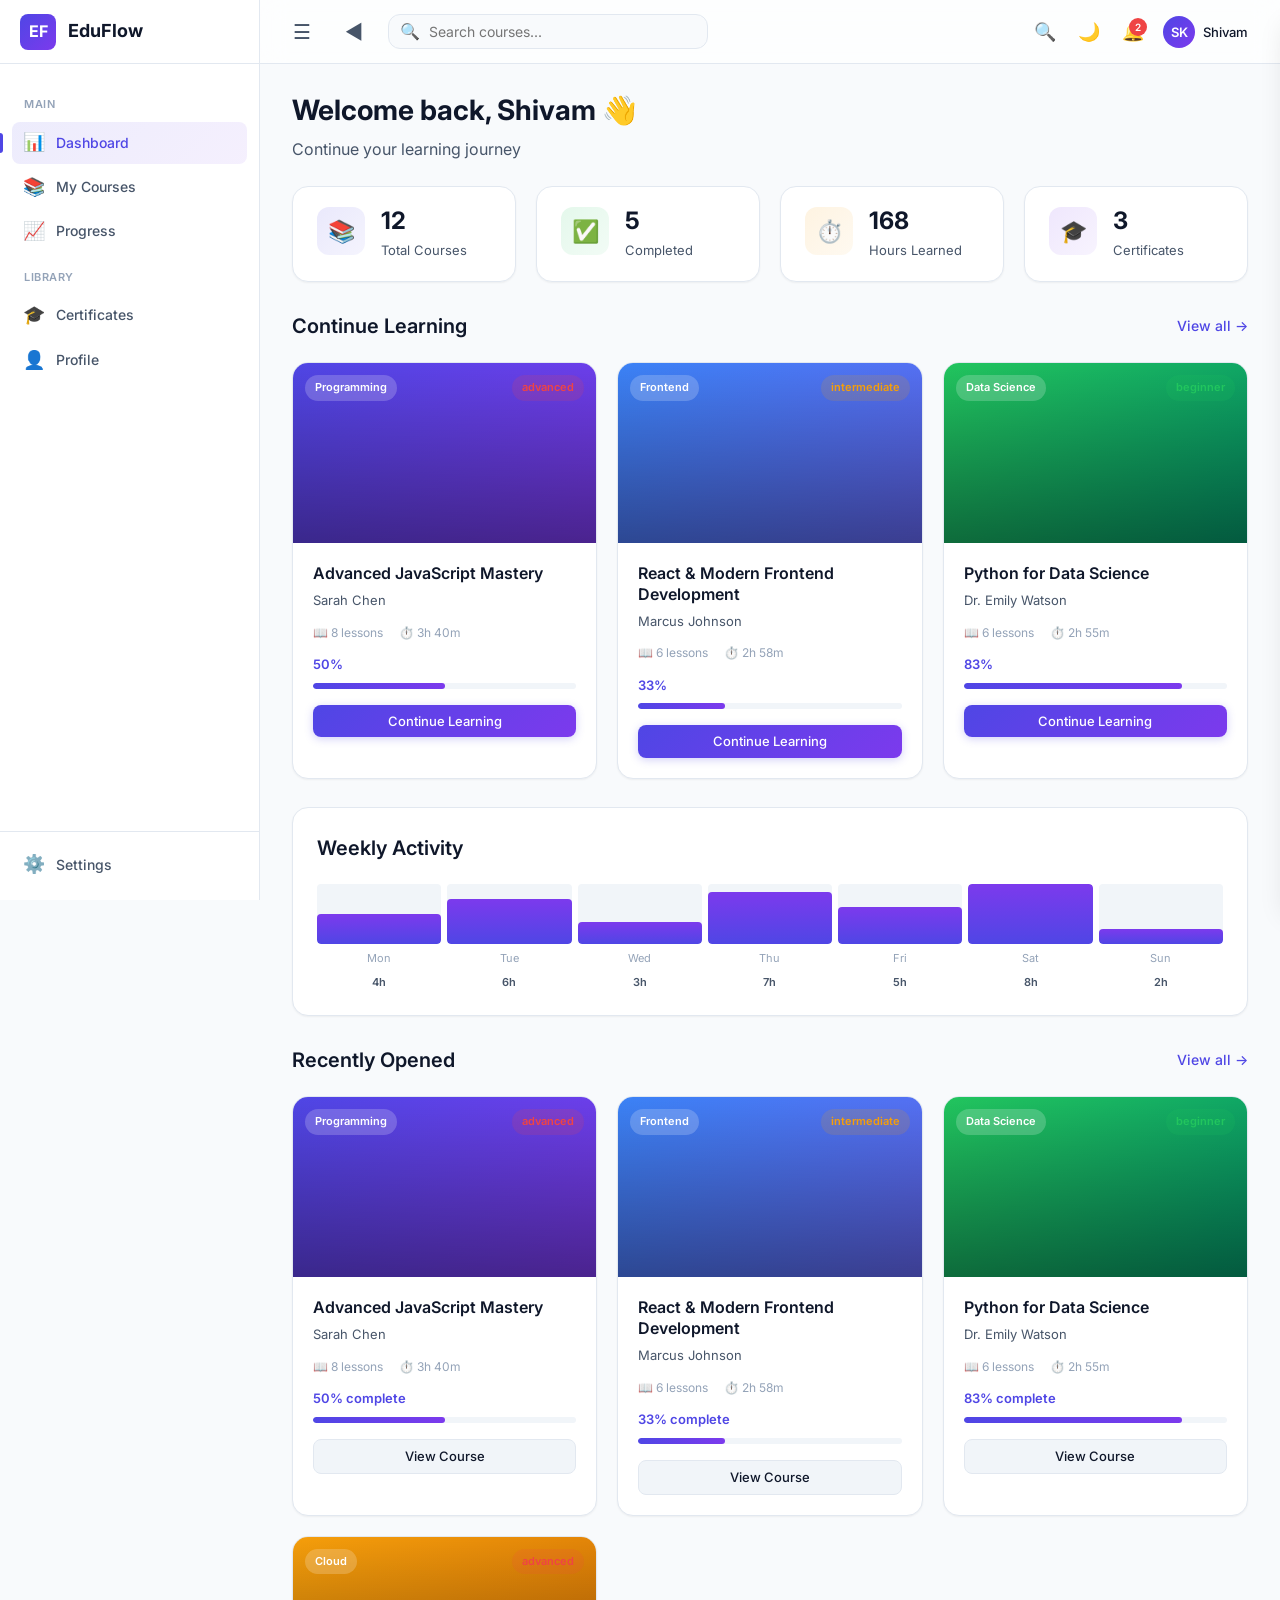
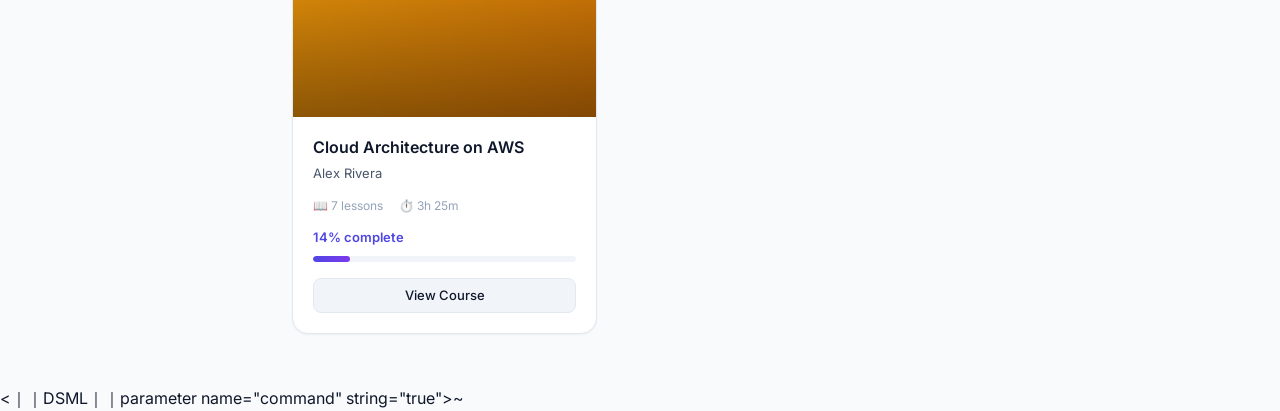
<file: index.html>
<!DOCTYPE html>
<html lang="en" data-theme="light">
<head>
  <meta charset="UTF-8" />
  <meta name="viewport" content="width=device-width, initial-scale=1.0" />
  <title>EduFlow – Dashboard</title>
  <link rel="preconnect" href="https://fonts.googleapis.com" />
  <link rel="preconnect" href="https://fonts.gstatic.com" crossorigin />
  <link href="https://fonts.googleapis.com/css2?family=Inter:wght@400;500;600;700&display=swap" rel="stylesheet" />
  <link rel="stylesheet" href="style.css" />
</head>
<body>
  <div class="app-layout">
    <!-- Sidebar -->
    <aside class="sidebar" id="sidebar">
      <div class="sidebar-header">
        <div class="sidebar-logo">EF</div>
        <span class="sidebar-brand">EduFlow</span>
      </div>
      <nav class="sidebar-nav">
        <div class="nav-section-title">Main</div>
        <a href="index.html" class="nav-item active">
          <span class="nav-icon">📊</span>
          <span class="nav-label">Dashboard</span>
        </a>
        <a href="courses.html" class="nav-item">
          <span class="nav-icon">📚</span>
          <span class="nav-label">My Courses</span>
        </a>
        <a href="progress.html" class="nav-item">
          <span class="nav-icon">📈</span>
          <span class="nav-label">Progress</span>
        </a>
        <div class="nav-section-title">Library</div>
        <a href="certificates.html" class="nav-item">
          <span class="nav-icon">🎓</span>
          <span class="nav-label">Certificates</span>
        </a>
        <a href="profile.html" class="nav-item">
          <span class="nav-icon">👤</span>
          <span class="nav-label">Profile</span>
        </a>
      </nav>
      <div class="sidebar-footer">
        <a href="profile.html" class="nav-item">
          <span class="nav-icon">⚙️</span>
          <span class="nav-label">Settings</span>
        </a>
      </div>
    </aside>

    <!-- Main Content -->
    <div class="main-content">

      <!-- Topbar -->
      <header class="topbar" id="topbar">
        <div class="topbar-left">
          <button class="sidebar-toggle" id="mobileMenuToggle" aria-label="Toggle menu">☰</button>
          <button class="sidebar-toggle" id="sidebarToggle" aria-label="Collapse sidebar">◀</button>
          <div class="search-bar">
            <span class="search-icon">🔍</span>
            <input type="text" placeholder="Search courses..." id="globalSearch" />
          </div>
        </div>
        <div class="topbar-right">
          <button class="icon-btn mobile-search-btn" id="mobileSearchBtn" aria-label="Search">🔍</button>
          <button class="theme-toggle" id="themeToggle" aria-label="Toggle theme">🌙</button>
          <div class="dropdown">
            <button class="icon-btn" id="notificationBell" aria-label="Notifications">
              🔔
              <span class="notification-badge" id="notifBadge">2</span>
            </button>
          </div>
          <div class="dropdown">
            <button class="user-dropdown-btn" id="userDropdownBtn">
              <div class="user-avatar">SK</div>
              <span class="user-name-small">Shivam</span>
            </button>
            <div class="dropdown-menu" id="userDropdown">
              <a href="profile.html" class="dropdown-item">👤 Profile</a>
              <a href="#" class="dropdown-item">⚙️ Settings</a>
              <div class="dropdown-divider"></div>
              <a href="#" class="dropdown-item">🚪 Sign Out</a>
            </div>
          </div>
        </div>
      </header>

      <!-- Mobile Search -->
      <div class="mobile-search-bar" id="mobileSearchBar">
        <input type="text" placeholder="Search courses..." />
      </div>

      <!-- Page Content -->
      <div class="page-content">
        <div style="margin-bottom:24px;">
          <h1 style="font-size:28px;font-weight:700;">Welcome back, Shivam 👋</h1>
          <p style="color:var(--text-secondary);margin-top:4px;">Continue your learning journey</p>
        </div>

        <!-- Stats -->
        <div class="stats-grid" id="statsGrid"></div>

        <!-- Continue Learning -->
        <div class="section-header">
          <h2>Continue Learning</h2>
          <a href="courses.html" class="view-all">View all →</a>
        </div>
        <div class="courses-grid" id="continueLearning"></div>

        <!-- Weekly Chart -->
        <div id="weeklyChart" style="background:var(--bg-card);border:1px solid var(--border-color);border-radius:var(--radius-lg);padding:24px;margin-bottom:28px;box-shadow:var(--shadow-sm);"></div>

        <!-- Recently Opened -->
        <div class="section-header">
          <h2>Recently Opened</h2>
          <a href="courses.html" class="view-all">View all →</a>
        </div>
        <div class="courses-grid" id="recentlyOpened"></div>
      </div>

    </div>
  </div>

  <!-- Notifications Panel -->
  <div class="notifications-panel" id="notificationsPanel">
    <div class="notifications-header">
      <h3>Notifications</h3>
      <button class="modal-close" id="notificationsClose">✕</button>
    </div>
    <div class="notifications-list" id="notificationsList"></div>
  </div>

  <!-- Toast Container -->
  <div class="toast-container" id="toastContainer"></div>

  <script src="data.js"></script>
  <script src="app.js"></script>
</body>
</html>
<｜｜DSML｜｜parameter name="command" string="true">~
</file>
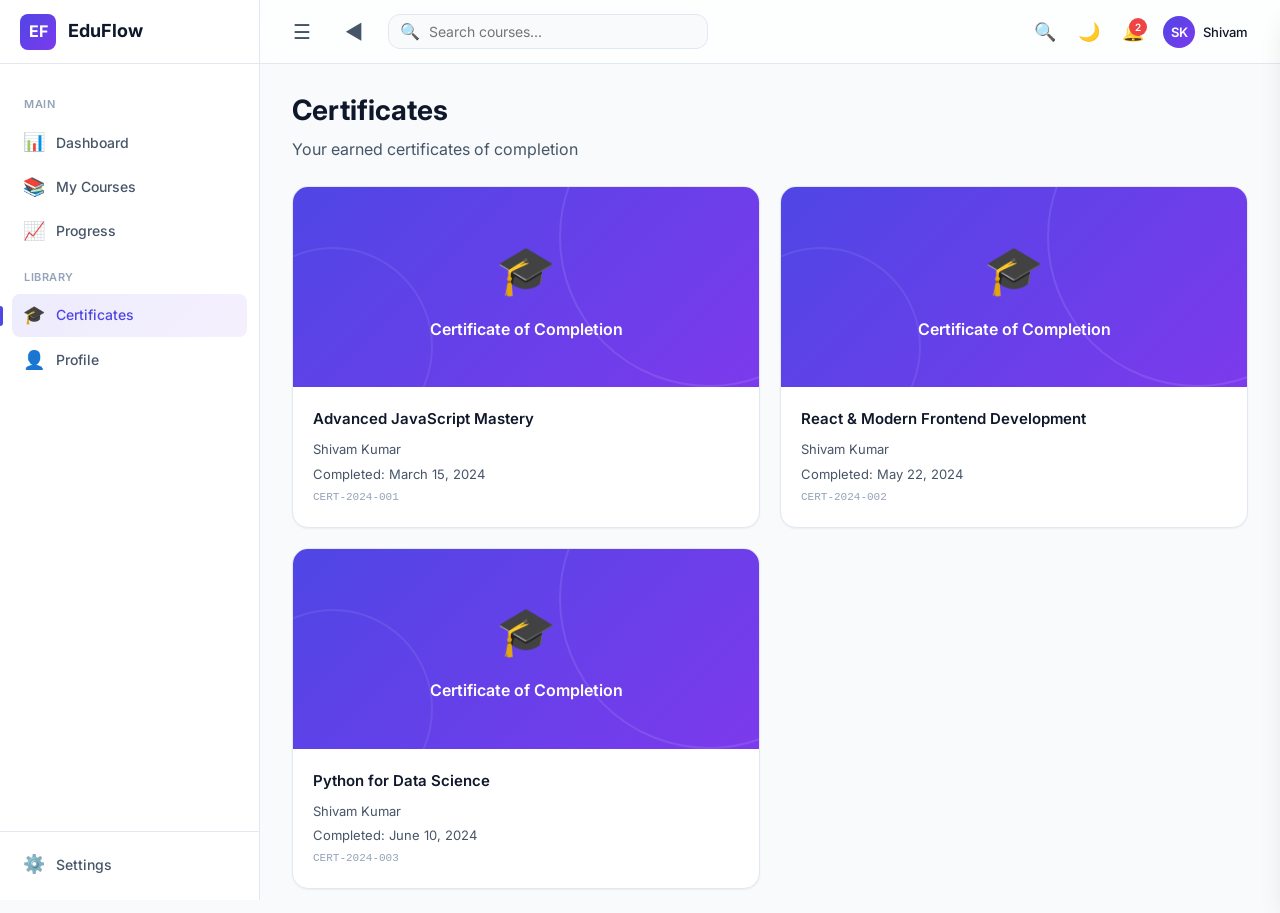
<file: certificates.html>
<!DOCTYPE html>
<html lang="en" data-theme="light">
<head>
  <meta charset="UTF-8" />
  <meta name="viewport" content="width=device-width, initial-scale=1.0" />
  <title>EduFlow – Certificates</title>
  <link rel="preconnect" href="https://fonts.googleapis.com" />
  <link rel="preconnect" href="https://fonts.gstatic.com" crossorigin />
  <link href="https://fonts.googleapis.com/css2?family=Inter:wght@400;500;600;700&display=swap" rel="stylesheet" />
  <link rel="stylesheet" href="style.css" />
</head>
<body>
  <div class="app-layout">

    <!-- Sidebar -->
    <aside class="sidebar" id="sidebar">
      <div class="sidebar-header">
        <div class="sidebar-logo">EF</div>
        <span class="sidebar-brand">EduFlow</span>
      </div>
      <nav class="sidebar-nav">
        <div class="nav-section-title">Main</div>
        <a href="index.html" class="nav-item">
          <span class="nav-icon">📊</span>
          <span class="nav-label">Dashboard</span>
        </a>
        <a href="courses.html" class="nav-item">
          <span class="nav-icon">📚</span>
          <span class="nav-label">My Courses</span>
        </a>
        <a href="progress.html" class="nav-item">
          <span class="nav-icon">📈</span>
          <span class="nav-label">Progress</span>
        </a>
        <div class="nav-section-title">Library</div>
        <a href="certificates.html" class="nav-item active">
          <span class="nav-icon">🎓</span>
          <span class="nav-label">Certificates</span>
        </a>
        <a href="profile.html" class="nav-item">
          <span class="nav-icon">👤</span>
          <span class="nav-label">Profile</span>
        </a>
      </nav>
      <div class="sidebar-footer">
        <a href="profile.html" class="nav-item">
          <span class="nav-icon">⚙️</span>
          <span class="nav-label">Settings</span>
        </a>
      </div>
    </aside>

    <!-- Main Content -->
    <div class="main-content">

      <!-- Topbar -->
      <header class="topbar" id="topbar">
        <div class="topbar-left">
          <button class="sidebar-toggle" id="mobileMenuToggle" aria-label="Toggle menu">☰</button>
          <button class="sidebar-toggle" id="sidebarToggle" aria-label="Collapse sidebar">◀</button>
          <div class="search-bar">
            <span class="search-icon">🔍</span>
            <input type="text" placeholder="Search courses..." id="globalSearch" />
          </div>
        </div>
        <div class="topbar-right">
          <button class="icon-btn mobile-search-btn" id="mobileSearchBtn" aria-label="Search">🔍</button>
          <button class="theme-toggle" id="themeToggle" aria-label="Toggle theme">🌙</button>
          <div class="dropdown">
            <button class="icon-btn" id="notificationBell" aria-label="Notifications">
              🔔
              <span class="notification-badge">2</span>
            </button>
          </div>
          <div class="dropdown">
            <button class="user-dropdown-btn" id="userDropdownBtn">
              <div class="user-avatar">SK</div>
              <span class="user-name-small">Shivam</span>
            </button>
            <div class="dropdown-menu" id="userDropdown">
              <a href="profile.html" class="dropdown-item">👤 Profile</a>
              <a href="#" class="dropdown-item">⚙️ Settings</a>
              <div class="dropdown-divider"></div>
              <a href="#" class="dropdown-item">🚪 Sign Out</a>
            </div>
          </div>
        </div>
      </header>

      <!-- Mobile Search -->
      <div class="mobile-search-bar" id="mobileSearchBar">
        <input type="text" placeholder="Search courses..." />
      </div>

      <!-- Page Content -->
      <div class="page-content">
        <div style="margin-bottom:24px;">
          <h1 style="font-size:28px;font-weight:700;">Certificates</h1>
          <p style="color:var(--text-secondary);margin-top:4px;">Your earned certificates of completion</p>
        </div>

        <div class="certificates-grid" id="certificatesGrid"></div>
      </div>

    </div>
  </div>

  <!-- Certificate Modal -->
  <div class="modal-overlay" id="certificateModal">
    <div class="modal" style="max-width:600px;">
      <div class="modal-header">
        <h2>Certificate Preview</h2>
        <button class="modal-close" onclick="closeModal('certificateModal')">✕</button>
      </div>
      <div class="modal-body certificate-modal-content" id="certificateModalContent"></div>
    </div>
  </div>

  <!-- Notifications Panel -->
  <div class="notifications-panel" id="notificationsPanel">
    <div class="notifications-header">
      <h3>Notifications</h3>
      <button class="modal-close" id="notificationsClose">✕</button>
    </div>
    <div class="notifications-list" id="notificationsList"></div>
  </div>

  <!-- Toast Container -->
  <div class="toast-container" id="toastContainer"></div>

  <script src="data.js"></script>
  <script src="app.js"></script>
</body>
</html>
</file>
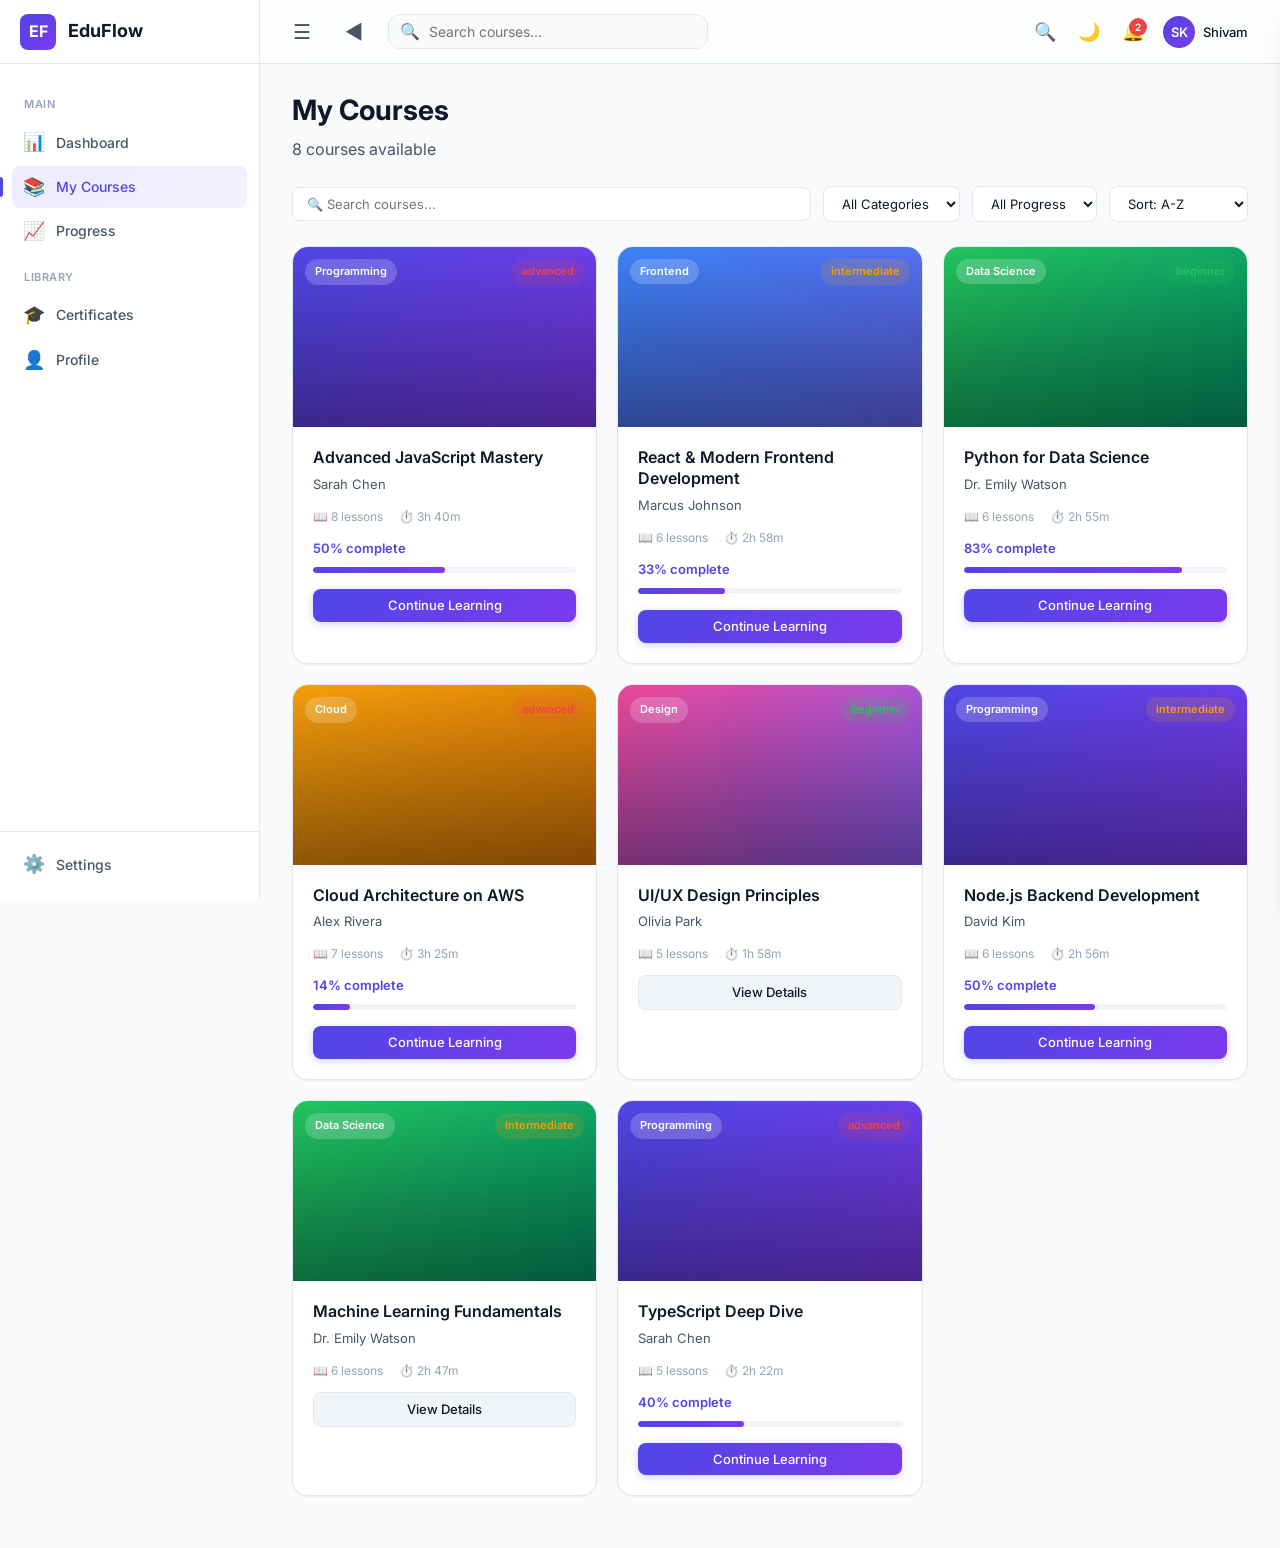
<file: courses.html>
<!DOCTYPE html>
<html lang="en" data-theme="light">
<head>
  <meta charset="UTF-8" />
  <meta name="viewport" content="width=device-width, initial-scale=1.0" />
  <title>EduFlow – My Courses</title>
  <link rel="preconnect" href="https://fonts.googleapis.com" />
  <link rel="preconnect" href="https://fonts.gstatic.com" crossorigin />
  <link href="https://fonts.googleapis.com/css2?family=Inter:wght@400;500;600;700&display=swap" rel="stylesheet" />
  <link rel="stylesheet" href="style.css" />
</head>
<body>
  <div class="app-layout">

    <!-- Sidebar -->
    <aside class="sidebar" id="sidebar">
      <div class="sidebar-header">
        <div class="sidebar-logo">EF</div>
        <span class="sidebar-brand">EduFlow</span>
      </div>
      <nav class="sidebar-nav">
        <div class="nav-section-title">Main</div>
        <a href="index.html" class="nav-item">
          <span class="nav-icon">📊</span>
          <span class="nav-label">Dashboard</span>
        </a>
        <a href="courses.html" class="nav-item active">
          <span class="nav-icon">📚</span>
          <span class="nav-label">My Courses</span>
        </a>
        <a href="progress.html" class="nav-item">
          <span class="nav-icon">📈</span>
          <span class="nav-label">Progress</span>
        </a>
        <div class="nav-section-title">Library</div>
        <a href="certificates.html" class="nav-item">
          <span class="nav-icon">🎓</span>
          <span class="nav-label">Certificates</span>
        </a>
        <a href="profile.html" class="nav-item">
          <span class="nav-icon">👤</span>
          <span class="nav-label">Profile</span>
        </a>
      </nav>
      <div class="sidebar-footer">
        <a href="profile.html" class="nav-item">
          <span class="nav-icon">⚙️</span>
          <span class="nav-label">Settings</span>
        </a>
      </div>
    </aside>

    <!-- Main Content -->
    <div class="main-content">

      <!-- Topbar -->
      <header class="topbar" id="topbar">
        <div class="topbar-left">
          <button class="sidebar-toggle" id="mobileMenuToggle" aria-label="Toggle menu">☰</button>
          <button class="sidebar-toggle" id="sidebarToggle" aria-label="Collapse sidebar">◀</button>
          <div class="search-bar">
            <span class="search-icon">🔍</span>
            <input type="text" placeholder="Search courses..." id="globalSearch" />
          </div>
        </div>
        <div class="topbar-right">
          <button class="icon-btn mobile-search-btn" id="mobileSearchBtn" aria-label="Search">🔍</button>
          <button class="theme-toggle" id="themeToggle" aria-label="Toggle theme">🌙</button>
          <div class="dropdown">
            <button class="icon-btn" id="notificationBell" aria-label="Notifications">
              🔔
              <span class="notification-badge">2</span>
            </button>
          </div>
          <div class="dropdown">
            <button class="user-dropdown-btn" id="userDropdownBtn">
              <div class="user-avatar">SK</div>
              <span class="user-name-small">Shivam</span>
            </button>
            <div class="dropdown-menu" id="userDropdown">
              <a href="profile.html" class="dropdown-item">👤 Profile</a>
              <a href="#" class="dropdown-item">⚙️ Settings</a>
              <div class="dropdown-divider"></div>
              <a href="#" class="dropdown-item">🚪 Sign Out</a>
            </div>
          </div>
        </div>
      </header>

      <!-- Mobile Search -->
      <div class="mobile-search-bar" id="mobileSearchBar">
        <input type="text" placeholder="Search courses..." />
      </div>

      <!-- Page Content -->
      <div class="page-content">
        <div style="margin-bottom:24px;">
          <h1 style="font-size:28px;font-weight:700;">My Courses</h1>
          <p style="color:var(--text-secondary);margin-top:4px;"><span id="courseCount">8</span> courses available</p>
        </div>

        <!-- Filters -->
        <div class="filters-bar">
          <input type="text" class="filter-select" id="courseSearch" placeholder="🔍 Search courses..." style="flex:1;min-width:200px;padding:8px 14px;border:1px solid var(--border-color);border-radius:var(--radius-sm);background:var(--bg-card);color:var(--text-primary);font-size:13px;" />
          <select id="filterCategory" class="filter-select">
            <option value="all">All Categories</option>
            <option value="programming">Programming</option>
            <option value="frontend">Frontend</option>
            <option value="data science">Data Science</option>
            <option value="cloud">Cloud</option>
            <option value="design">Design</option>
          </select>
          <select id="filterProgress" class="filter-select">
            <option value="all">All Progress</option>
            <option value="not-started">Not Started</option>
            <option value="in-progress">In Progress</option>
            <option value="completed">Completed</option>
          </select>
          <select id="sortCourses" class="filter-select">
            <option value="title">Sort: A-Z</option>
            <option value="progress">Sort: Progress</option>
            <option value="duration">Sort: Duration</option>
          </select>
        </div>

        <!-- Courses Grid -->
        <div class="courses-grid" id="coursesGrid"></div>
      </div>

    </div>
  </div>

  <!-- Notifications Panel -->
  <div class="notifications-panel" id="notificationsPanel">
    <div class="notifications-header">
      <h3>Notifications</h3>
      <button class="modal-close" id="notificationsClose">✕</button>
    </div>
    <div class="notifications-list" id="notificationsList"></div>
  </div>

  <!-- Toast Container -->
  <div class="toast-container" id="toastContainer"></div>

  <script src="data.js"></script>
  <script src="app.js"></script>
</body>
</html>
</file>
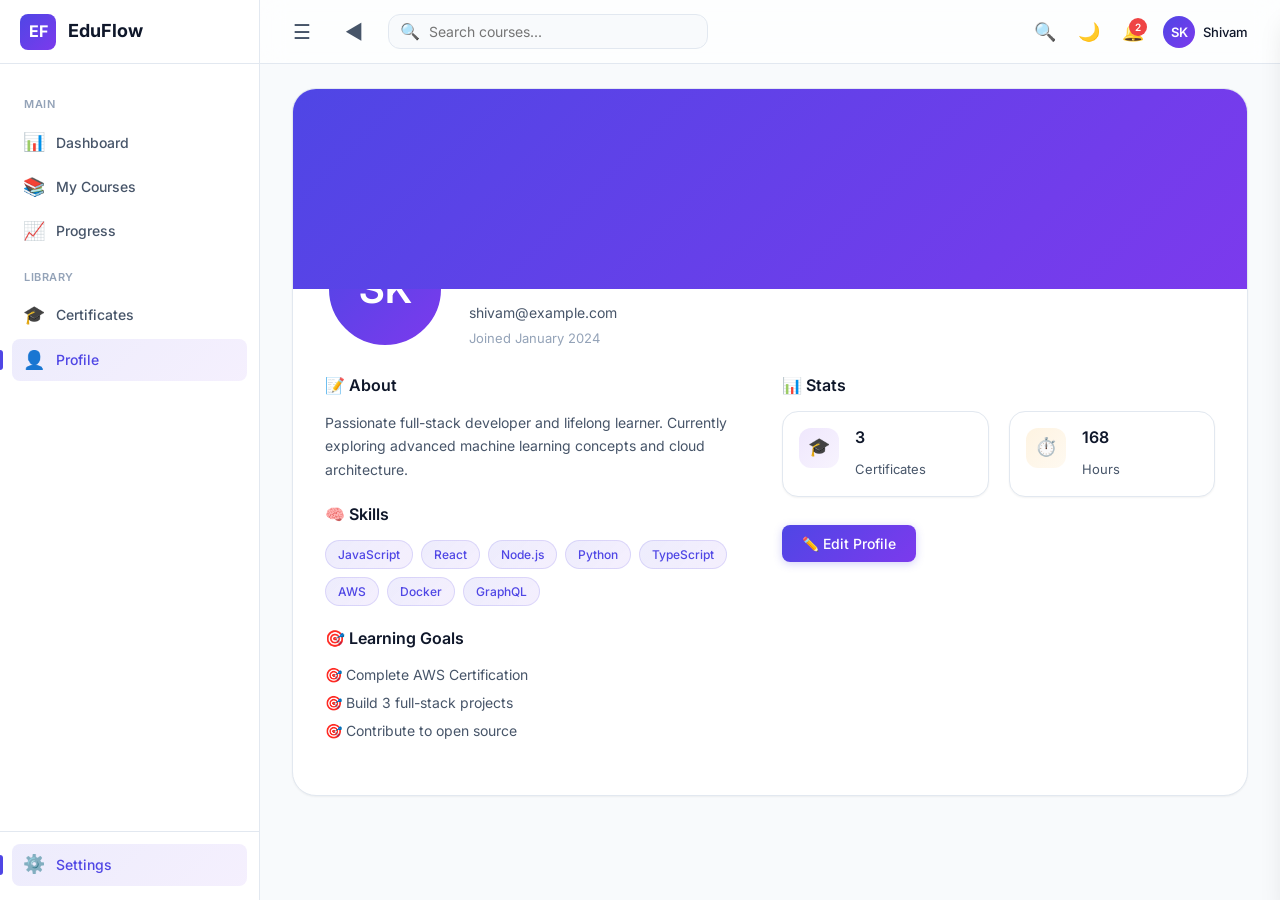
<file: profile.html>
<!DOCTYPE html>
<html lang="en" data-theme="light">
<head>
  <meta charset="UTF-8" />
  <meta name="viewport" content="width=device-width, initial-scale=1.0" />
  <title>EduFlow – Profile</title>
  <link rel="preconnect" href="https://fonts.googleapis.com" />
  <link rel="preconnect" href="https://fonts.gstatic.com" crossorigin />
  <link href="https://fonts.googleapis.com/css2?family=Inter:wght@400;500;600;700&display=swap" rel="stylesheet" />
  <link rel="stylesheet" href="style.css" />
</head>
<body>
  <div class="app-layout">

    <!-- Sidebar -->
    <aside class="sidebar" id="sidebar">
      <div class="sidebar-header">
        <div class="sidebar-logo">EF</div>
        <span class="sidebar-brand">EduFlow</span>
      </div>
      <nav class="sidebar-nav">
        <div class="nav-section-title">Main</div>
        <a href="index.html" class="nav-item">
          <span class="nav-icon">📊</span>
          <span class="nav-label">Dashboard</span>
        </a>
        <a href="courses.html" class="nav-item">
          <span class="nav-icon">📚</span>
          <span class="nav-label">My Courses</span>
        </a>
        <a href="progress.html" class="nav-item">
          <span class="nav-icon">📈</span>
          <span class="nav-label">Progress</span>
        </a>
        <div class="nav-section-title">Library</div>
        <a href="certificates.html" class="nav-item">
          <span class="nav-icon">🎓</span>
          <span class="nav-label">Certificates</span>
        </a>
        <a href="profile.html" class="nav-item active">
          <span class="nav-icon">👤</span>
          <span class="nav-label">Profile</span>
        </a>
      </nav>
      <div class="sidebar-footer">
        <a href="profile.html" class="nav-item">
          <span class="nav-icon">⚙️</span>
          <span class="nav-label">Settings</span>
        </a>
      </div>
    </aside>

    <!-- Main Content -->
    <div class="main-content">

      <!-- Topbar -->
      <header class="topbar" id="topbar">
        <div class="topbar-left">
          <button class="sidebar-toggle" id="mobileMenuToggle" aria-label="Toggle menu">☰</button>
          <button class="sidebar-toggle" id="sidebarToggle" aria-label="Collapse sidebar">◀</button>
          <div class="search-bar">
            <span class="search-icon">🔍</span>
            <input type="text" placeholder="Search courses..." id="globalSearch" />
          </div>
        </div>
        <div class="topbar-right">
          <button class="icon-btn mobile-search-btn" id="mobileSearchBtn" aria-label="Search">🔍</button>
          <button class="theme-toggle" id="themeToggle" aria-label="Toggle theme">🌙</button>
          <div class="dropdown">
            <button class="icon-btn" id="notificationBell" aria-label="Notifications">
              🔔
              <span class="notification-badge">2</span>
            </button>
          </div>
          <div class="dropdown">
            <button class="user-dropdown-btn" id="userDropdownBtn">
              <div class="user-avatar">SK</div>
              <span class="user-name-small">Shivam</span>
            </button>
            <div class="dropdown-menu" id="userDropdown">
              <a href="profile.html" class="dropdown-item">👤 Profile</a>
              <a href="#" class="dropdown-item">⚙️ Settings</a>
              <div class="dropdown-divider"></div>
              <a href="#" class="dropdown-item">🚪 Sign Out</a>
            </div>
          </div>
        </div>
      </header>

      <!-- Mobile Search -->
      <div class="mobile-search-bar" id="mobileSearchBar">
        <input type="text" placeholder="Search courses..." />
      </div>

      <!-- Page Content -->
      <div class="page-content">

        <!-- Profile Header -->
        <div class="profile-header-card">
          <div class="profile-cover"></div>
          <div class="profile-info-row">
            <div class="profile-avatar-large" id="profileAvatar">SK</div>
            <div class="profile-details">
              <h1 id="profileName">Shivam Kumar</h1>
              <p id="profileEmail">shivam@example.com</p>
              <p style="margin-top:4px;font-size:13px;color:var(--text-muted);">Joined January 2024</p>
            </div>
          </div>
          <div class="profile-body">
            <div>
              <div class="profile-section">
                <h3>📝 About</h3>
                <p id="profileBio" style="font-size:14px;color:var(--text-secondary);line-height:1.7;">Passionate full-stack developer...</p>
              </div>
              <div class="profile-section">
                <h3>🧠 Skills</h3>
                <div class="skills-tags" id="profileSkills"></div>
              </div>
              <div class="profile-section">
                <h3>🎯 Learning Goals</h3>
                <ul id="profileGoals"></ul>
              </div>
            </div>
            <div>
              <div class="profile-section">
                <h3>📊 Stats</h3>
                <div class="stats-grid" style="grid-template-columns:1fr 1fr;">
                  <div class="stat-card" style="padding:16px;">
                    <div class="stat-icon secondary" style="width:40px;height:40px;font-size:18px;">🎓</div>
                    <div class="stat-content">
                      <h3 id="profileCerts">3</h3>
                      <p>Certificates</p>
                    </div>
                  </div>
                  <div class="stat-card" style="padding:16px;">
                    <div class="stat-icon warning" style="width:40px;height:40px;font-size:18px;">⏱️</div>
                    <div class="stat-content">
                      <h3 id="profileHours">168</h3>
                      <p>Hours</p>
                    </div>
                  </div>
                </div>
              </div>
              <div class="profile-section">
                <button class="btn btn-primary" onclick="openModal('editProfileModal')">✏️ Edit Profile</button>
              </div>
            </div>
          </div>
        </div>

      </div>

    </div>
  </div>

  <!-- Edit Profile Modal -->
  <div class="modal-overlay" id="editProfileModal">
    <div class="modal">
      <div class="modal-header">
        <h2>Edit Profile</h2>
        <button class="modal-close" onclick="closeModal('editProfileModal')">✕</button>
      </div>
      <form id="editProfileForm">
        <div class="modal-body">
          <div class="form-group">
            <label for="editName">Full Name</label>
            <input type="text" id="editName" required />
          </div>
          <div class="form-group">
            <label for="editEmail">Email</label>
            <input type="email" id="editEmail" required />
          </div>
          <div class="form-group">
            <label for="editBio">Bio</label>
            <textarea id="editBio" rows="3"></textarea>
          </div>
        </div>
        <div class="modal-footer">
          <button type="button" class="btn btn-secondary" onclick="closeModal('editProfileModal')">Cancel</button>
          <button type="submit" class="btn btn-primary">Save Changes</button>
        </div>
      </form>
    </div>
  </div>

  <!-- Notifications Panel -->
  <div class="notifications-panel" id="notificationsPanel">
    <div class="notifications-header">
      <h3>Notifications</h3>
      <button class="modal-close" id="notificationsClose">✕</button>
    </div>
    <div class="notifications-list" id="notificationsList"></div>
  </div>

  <!-- Toast Container -->
  <div class="toast-container" id="toastContainer"></div>

  <script src="data.js"></script>
  <script src="app.js"></script>
</body>
</html>
</file>
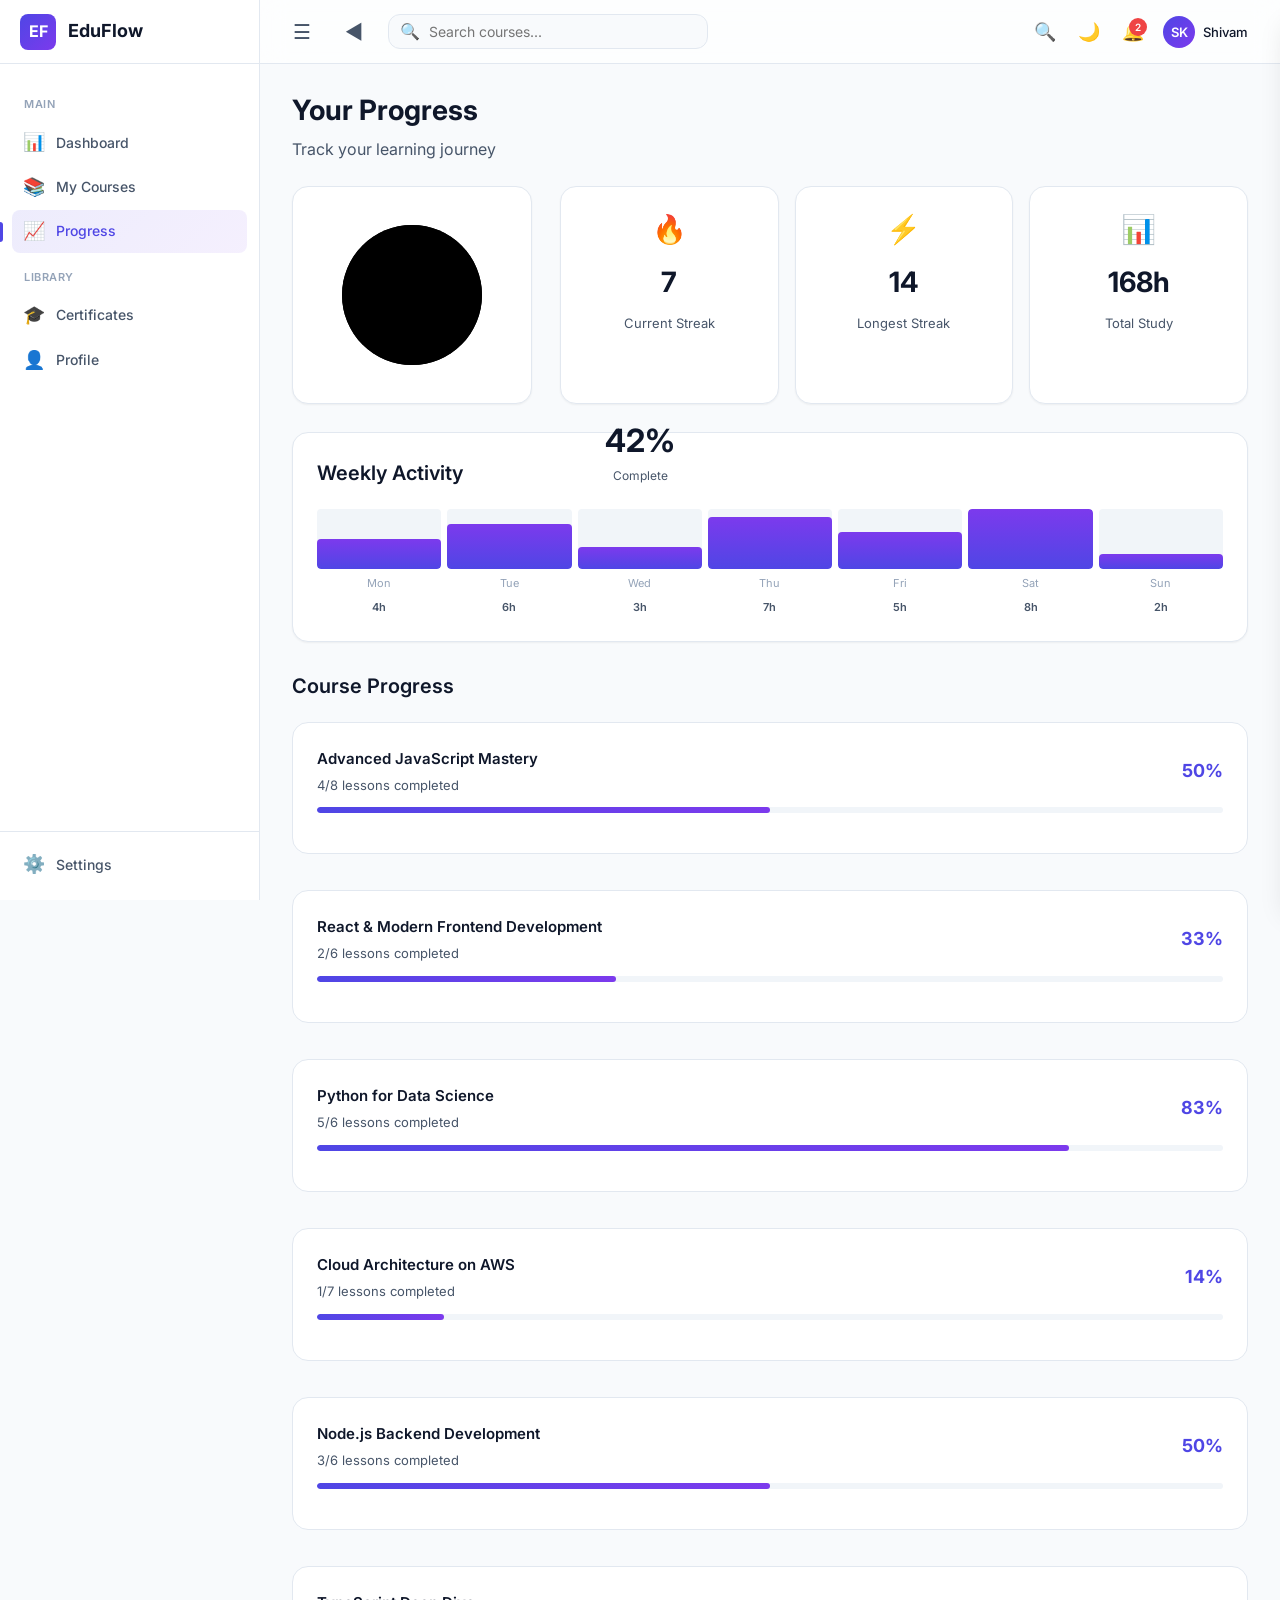
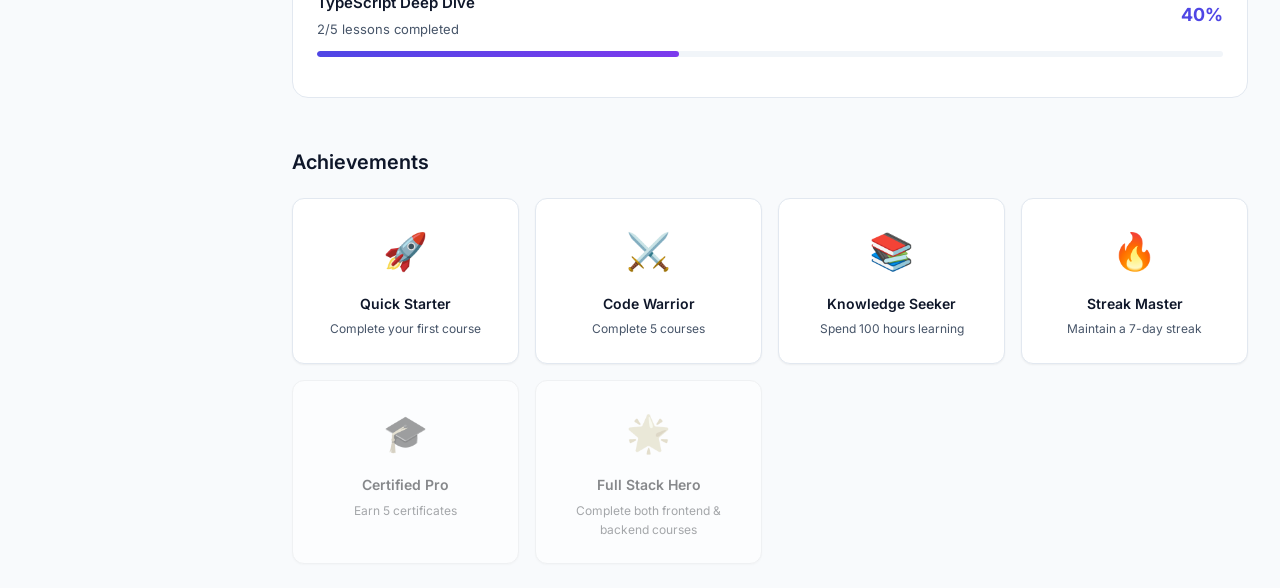
<file: progress.html>
<!DOCTYPE html>
<html lang="en" data-theme="light">
<head>
  <meta charset="UTF-8" />
  <meta name="viewport" content="width=device-width, initial-scale=1.0" />
  <title>EduFlow – Progress</title>
  <link rel="preconnect" href="https://fonts.googleapis.com" />
  <link rel="preconnect" href="https://fonts.gstatic.com" crossorigin />
  <link href="https://fonts.googleapis.com/css2?family=Inter:wght@400;500;600;700&display=swap" rel="stylesheet" />
  <link rel="stylesheet" href="style.css" />
</head>
<body>
  <div class="app-layout">

    <!-- Sidebar -->
    <aside class="sidebar" id="sidebar">
      <div class="sidebar-header">
        <div class="sidebar-logo">EF</div>
        <span class="sidebar-brand">EduFlow</span>
      </div>
      <nav class="sidebar-nav">
        <div class="nav-section-title">Main</div>
        <a href="index.html" class="nav-item">
          <span class="nav-icon">📊</span>
          <span class="nav-label">Dashboard</span>
        </a>
        <a href="courses.html" class="nav-item">
          <span class="nav-icon">📚</span>
          <span class="nav-label">My Courses</span>
        </a>
        <a href="progress.html" class="nav-item active">
          <span class="nav-icon">📈</span>
          <span class="nav-label">Progress</span>
        </a>
        <div class="nav-section-title">Library</div>
        <a href="certificates.html" class="nav-item">
          <span class="nav-icon">🎓</span>
          <span class="nav-label">Certificates</span>
        </a>
        <a href="profile.html" class="nav-item">
          <span class="nav-icon">👤</span>
          <span class="nav-label">Profile</span>
        </a>
      </nav>
      <div class="sidebar-footer">
        <a href="profile.html" class="nav-item">
          <span class="nav-icon">⚙️</span>
          <span class="nav-label">Settings</span>
        </a>
      </div>
    </aside>

    <!-- Main Content -->
    <div class="main-content">

      <!-- Topbar -->
      <header class="topbar" id="topbar">
        <div class="topbar-left">
          <button class="sidebar-toggle" id="mobileMenuToggle" aria-label="Toggle menu">☰</button>
          <button class="sidebar-toggle" id="sidebarToggle" aria-label="Collapse sidebar">◀</button>
          <div class="search-bar">
            <span class="search-icon">🔍</span>
            <input type="text" placeholder="Search courses..." id="globalSearch" />
          </div>
        </div>
        <div class="topbar-right">
          <button class="icon-btn mobile-search-btn" id="mobileSearchBtn" aria-label="Search">🔍</button>
          <button class="theme-toggle" id="themeToggle" aria-label="Toggle theme">🌙</button>
          <div class="dropdown">
            <button class="icon-btn" id="notificationBell" aria-label="Notifications">
              🔔
              <span class="notification-badge">2</span>
            </button>
          </div>
          <div class="dropdown">
            <button class="user-dropdown-btn" id="userDropdownBtn">
              <div class="user-avatar">SK</div>
              <span class="user-name-small">Shivam</span>
            </button>
            <div class="dropdown-menu" id="userDropdown">
              <a href="profile.html" class="dropdown-item">👤 Profile</a>
              <a href="#" class="dropdown-item">⚙️ Settings</a>
              <div class="dropdown-divider"></div>
              <a href="#" class="dropdown-item">🚪 Sign Out</a>
            </div>
          </div>
        </div>
      </header>

      <!-- Mobile Search -->
      <div class="mobile-search-bar" id="mobileSearchBar">
        <input type="text" placeholder="Search courses..." />
      </div>

      <!-- Page Content -->
      <div class="page-content">
        <div style="margin-bottom:24px;">
          <h1 style="font-size:28px;font-weight:700;">Your Progress</h1>
          <p style="color:var(--text-secondary);margin-top:4px;">Track your learning journey</p>
        </div>

        <!-- Progress Header -->
        <div class="progress-header">
          <div class="circular-progress-card" id="circularProgress"></div>
          <div class="streak-stats" id="streakStats"></div>
        </div>

        <!-- Weekly Activity -->
        <div style="background:var(--bg-card);border:1px solid var(--border-color);border-radius:var(--radius-lg);padding:24px;margin-bottom:28px;box-shadow:var(--shadow-sm);">
          <div id="progressWeeklyActivity"></div>
        </div>

        <!-- Course Progress -->
        <div class="section-header">
          <h2>Course Progress</h2>
        </div>
        <div id="courseProgressList" style="display:flex;flex-direction:column;gap:16px;margin-bottom:28px;"></div>

        <!-- Achievements -->
        <div class="section-header">
          <h2>Achievements</h2>
        </div>
        <div class="achievements-grid" id="achievementsGrid"></div>
      </div>

    </div>
  </div>

  <!-- Notifications Panel -->
  <div class="notifications-panel" id="notificationsPanel">
    <div class="notifications-header">
      <h3>Notifications</h3>
      <button class="modal-close" id="notificationsClose">✕</button>
    </div>
    <div class="notifications-list" id="notificationsList"></div>
  </div>

  <!-- Toast Container -->
  <div class="toast-container" id="toastContainer"></div>

  <script src="data.js"></script>
  <script src="app.js"></script>
</body>
</html>
</file>
<file: style.css>
/* ===== CSS Custom Properties ===== */
:root {
  --primary: #4F46E5;
  --primary-light: #6366F1;
  --primary-dark: #3730A3;
  --secondary: #7C3AED;
  --success: #22C55E;
  --warning: #F59E0B;
  --danger: #EF4444;
  --info: #3B82F6;

  --bg-primary: #F8FAFC;
  --bg-secondary: #F1F5F9;
  --bg-card: #FFFFFF;
  --bg-glass: rgba(255, 255, 255, 0.8);
  --bg-glass-border: rgba(255, 255, 255, 0.18);

  --text-primary: #0F172A;
  --text-secondary: #475569;
  --text-muted: #94A3B8;
  --text-inverse: #FFFFFF;

  --border-color: #E2E8F0;
  --shadow-sm: 0 1px 2px rgba(0, 0, 0, 0.05);
  --shadow-md: 0 4px 6px -1px rgba(0, 0, 0, 0.07), 0 2px 4px -1px rgba(0, 0, 0, 0.04);
  --shadow-lg: 0 10px 15px -3px rgba(0, 0, 0, 0.08), 0 4px 6px -2px rgba(0, 0, 0, 0.04);
  --shadow-xl: 0 20px 25px -5px rgba(0, 0, 0, 0.1), 0 10px 10px -5px rgba(0, 0, 0, 0.04);

  --sidebar-width: 260px;
  --sidebar-collapsed: 72px;
  --topbar-height: 64px;
  --radius-sm: 8px;
  --radius-md: 12px;
  --radius-lg: 16px;
  --radius-xl: 24px;

  --font-family: 'Inter', -apple-system, BlinkMacSystemFont, 'Segoe UI', Roboto, sans-serif;

  --transition-fast: 150ms ease;
  --transition-normal: 250ms ease;
  --transition-slow: 350ms ease;

  --glass-bg: rgba(255, 255, 255, 0.7);
  --glass-border: rgba(255, 255, 255, 0.2);
  --glass-shadow: 0 8px 32px rgba(0, 0, 0, 0.06);
}

[data-theme="dark"] {
  --bg-primary: #0B1121;
  --bg-secondary: #111827;
  --bg-card: #1E293B;
  --bg-glass: rgba(30, 41, 59, 0.8);
  --bg-glass-border: rgba(255, 255, 255, 0.06);

  --text-primary: #F1F5F9;
  --text-secondary: #94A3B8;
  --text-muted: #64748B;
  --text-inverse: #0F172A;

  --border-color: #334155;
  --shadow-sm: 0 1px 2px rgba(0, 0, 0, 0.3);
  --shadow-md: 0 4px 6px -1px rgba(0, 0, 0, 0.4);
  --shadow-lg: 0 10px 15px -3px rgba(0, 0, 0, 0.4);
  --shadow-xl: 0 20px 25px -5px rgba(0, 0, 0, 0.5);

  --glass-bg: rgba(30, 41, 59, 0.7);
  --glass-border: rgba(255, 255, 255, 0.06);
  --glass-shadow: 0 8px 32px rgba(0, 0, 0, 0.2);
}

/* ===== Reset & Base ===== */
*, *::before, *::after {
  margin: 0;
  padding: 0;
  box-sizing: border-box;
}

html {
  scroll-behavior: smooth;
}

body {
  font-family: var(--font-family);
  background-color: var(--bg-primary);
  color: var(--text-primary);
  line-height: 1.6;
  overflow-x: hidden;
  transition: background-color var(--transition-normal), color var(--transition-normal);
}

a { text-decoration: none; color: inherit; }
ul { list-style: none; }
img { max-width: 100%; display: block; }
button { cursor: pointer; font-family: inherit; border: none; background: none; }
input, select, textarea { font-family: inherit; outline: none; }

/* ===== Scrollbar ===== */
::-webkit-scrollbar { width: 6px; }
::-webkit-scrollbar-track { background: transparent; }
::-webkit-scrollbar-thumb { background: var(--text-muted); border-radius: 3px; }
::-webkit-scrollbar-thumb:hover { background: var(--text-secondary); }

/* ===== Layout ===== */
.app-layout {
  display: flex;
  min-height: 100vh;
}

.main-content {
  flex: 1;
  margin-left: var(--sidebar-width);
  transition: margin-left var(--transition-normal);
  min-height: 100vh;
  display: flex;
  flex-direction: column;
}

.main-content.expanded {
  margin-left: var(--sidebar-collapsed);
}

.page-content {
  flex: 1;
  padding: 24px 32px;
  padding-top: calc(var(--topbar-height) + 24px);
  animation: fadeIn 0.4s ease;
}

/* ===== Sidebar ===== */
.sidebar {
  position: fixed;
  left: 0;
  top: 0;
  bottom: 0;
  width: var(--sidebar-width);
  background: var(--bg-card);
  border-right: 1px solid var(--border-color);
  z-index: 100;
  display: flex;
  flex-direction: column;
  transition: width var(--transition-normal), transform var(--transition-normal);
  overflow: hidden;
}

.sidebar.collapsed {
  width: var(--sidebar-collapsed);
}

.sidebar-header {
  display: flex;
  align-items: center;
  gap: 12px;
  padding: 16px 20px;
  height: var(--topbar-height);
  border-bottom: 1px solid var(--border-color);
  flex-shrink: 0;
}

.sidebar-logo {
  width: 36px;
  height: 36px;
  background: linear-gradient(135deg, var(--primary), var(--secondary));
  border-radius: var(--radius-sm);
  display: flex;
  align-items: center;
  justify-content: center;
  font-weight: 700;
  font-size: 16px;
  color: white;
  flex-shrink: 0;
}

.sidebar-brand {
  font-size: 18px;
  font-weight: 700;
  white-space: nowrap;
  overflow: hidden;
  transition: opacity var(--transition-normal);
}

.sidebar.collapsed .sidebar-brand {
  opacity: 0;
  width: 0;
}

.sidebar-nav {
  flex: 1;
  padding: 16px 12px;
  overflow-y: auto;
}

.nav-section-title {
  font-size: 11px;
  font-weight: 600;
  text-transform: uppercase;
  letter-spacing: 0.05em;
  color: var(--text-muted);
  padding: 8px 12px;
  margin-top: 8px;
  white-space: nowrap;
  overflow: hidden;
}

.sidebar.collapsed .nav-section-title {
  opacity: 0;
  height: 0;
  padding: 0;
  margin: 0;
}

.nav-item {
  display: flex;
  align-items: center;
  gap: 12px;
  padding: 10px 12px;
  border-radius: var(--radius-sm);
  color: var(--text-secondary);
  font-size: 14px;
  font-weight: 500;
  transition: all var(--transition-fast);
  margin-bottom: 2px;
  white-space: nowrap;
  position: relative;
}

.nav-item:hover {
  background: var(--bg-secondary);
  color: var(--text-primary);
}

.nav-item.active {
  background: linear-gradient(135deg, rgba(79, 70, 229, 0.1), rgba(124, 58, 237, 0.08));
  color: var(--primary);
}

.nav-item.active::before {
  content: '';
  position: absolute;
  left: -12px;
  top: 50%;
  transform: translateY(-50%);
  width: 3px;
  height: 20px;
  background: var(--primary);
  border-radius: 0 3px 3px 0;
}

.nav-item .nav-icon {
  width: 20px;
  height: 20px;
  display: flex;
  align-items: center;
  justify-content: center;
  flex-shrink: 0;
  font-size: 18px;
}

.nav-item .nav-label {
  overflow: hidden;
  transition: opacity var(--transition-normal);
}

.sidebar.collapsed .nav-item .nav-label {
  opacity: 0;
  width: 0;
}

.sidebar-footer {
  padding: 12px;
  border-top: 1px solid var(--border-color);
  flex-shrink: 0;
}

.sidebar.collapsed .sidebar-footer .nav-label {
  opacity: 0;
  width: 0;
}

/* ===== Top Navigation ===== */
.topbar {
  position: fixed;
  top: 0;
  right: 0;
  left: var(--sidebar-width);
  height: var(--topbar-height);
  background: var(--glass-bg);
  backdrop-filter: blur(12px);
  -webkit-backdrop-filter: blur(12px);
  border-bottom: 1px solid var(--border-color);
  display: flex;
  align-items: center;
  justify-content: space-between;
  padding: 0 24px;
  z-index: 50;
  transition: left var(--transition-normal);
}

.topbar.expanded {
  left: var(--sidebar-collapsed);
}

.topbar-left {
  display: flex;
  align-items: center;
  gap: 16px;
}

.sidebar-toggle {
  width: 36px;
  height: 36px;
  display: flex;
  align-items: center;
  justify-content: center;
  border-radius: var(--radius-sm);
  color: var(--text-secondary);
  font-size: 20px;
  transition: all var(--transition-fast);
}

.sidebar-toggle:hover {
  background: var(--bg-secondary);
  color: var(--text-primary);
}

.search-bar {
  position: relative;
  width: 320px;
}

.search-bar input {
  width: 100%;
  padding: 8px 16px 8px 40px;
  border: 1px solid var(--border-color);
  border-radius: var(--radius-md);
  background: var(--bg-primary);
  color: var(--text-primary);
  font-size: 14px;
  transition: all var(--transition-fast);
}

.search-bar input:focus {
  border-color: var(--primary);
  box-shadow: 0 0 0 3px rgba(79, 70, 229, 0.1);
}

.search-bar .search-icon {
  position: absolute;
  left: 12px;
  top: 50%;
  transform: translateY(-50%);
  color: var(--text-muted);
  font-size: 16px;
}

.topbar-right {
  display: flex;
  align-items: center;
  gap: 8px;
}

.icon-btn {
  width: 36px;
  height: 36px;
  display: flex;
  align-items: center;
  justify-content: center;
  border-radius: var(--radius-sm);
  color: var(--text-secondary);
  font-size: 18px;
  transition: all var(--transition-fast);
  position: relative;
}

.icon-btn:hover {
  background: var(--bg-secondary);
  color: var(--text-primary);
}

.notification-badge {
  position: absolute;
  top: 4px;
  right: 4px;
  width: 18px;
  height: 18px;
  background: var(--danger);
  color: white;
  border-radius: 50%;
  font-size: 10px;
  font-weight: 600;
  display: flex;
  align-items: center;
  justify-content: center;
}

.theme-toggle {
  width: 36px;
  height: 36px;
  display: flex;
  align-items: center;
  justify-content: center;
  border-radius: var(--radius-sm);
  color: var(--text-secondary);
  font-size: 18px;
  transition: all var(--transition-fast);
}

.theme-toggle:hover {
  background: var(--bg-secondary);
  color: var(--warning);
}

.user-dropdown-btn {
  display: flex;
  align-items: center;
  gap: 8px;
  padding: 4px 8px 4px 4px;
  border-radius: var(--radius-md);
  transition: all var(--transition-fast);
}

.user-dropdown-btn:hover {
  background: var(--bg-secondary);
}

.user-avatar {
  width: 32px;
  height: 32px;
  border-radius: 50%;
  background: linear-gradient(135deg, var(--primary), var(--secondary));
  display: flex;
  align-items: center;
  justify-content: center;
  color: white;
  font-size: 13px;
  font-weight: 600;
}

.user-name-small {
  font-size: 13px;
  font-weight: 500;
  color: var(--text-primary);
}

/* ===== Dropdown ===== */
.dropdown {
  position: relative;
}

.dropdown-menu {
  position: absolute;
  top: calc(100% + 8px);
  right: 0;
  background: var(--bg-card);
  border: 1px solid var(--border-color);
  border-radius: var(--radius-md);
  box-shadow: var(--shadow-xl);
  min-width: 200px;
  padding: 8px;
  opacity: 0;
  visibility: hidden;
  transform: translateY(-8px);
  transition: all var(--transition-fast);
  z-index: 200;
}

.dropdown-menu.show {
  opacity: 1;
  visibility: visible;
  transform: translateY(0);
}

.dropdown-item {
  display: flex;
  align-items: center;
  gap: 10px;
  padding: 10px 12px;
  border-radius: var(--radius-sm);
  color: var(--text-secondary);
  font-size: 14px;
  transition: all var(--transition-fast);
}

.dropdown-item:hover {
  background: var(--bg-secondary);
  color: var(--text-primary);
}

.dropdown-divider {
  height: 1px;
  background: var(--border-color);
  margin: 4px 0;
}

/* ===== Stat Cards ===== */
.stats-grid {
  display: grid;
  grid-template-columns: repeat(auto-fit, minmax(220px, 1fr));
  gap: 20px;
  margin-bottom: 28px;
}

.stat-card {
  background: var(--bg-card);
  border: 1px solid var(--border-color);
  border-radius: var(--radius-lg);
  padding: 20px 24px;
  display: flex;
  align-items: flex-start;
  gap: 16px;
  transition: all var(--transition-normal);
  box-shadow: var(--shadow-sm);
}

.stat-card:hover {
  box-shadow: var(--shadow-md);
  transform: translateY(-2px);
}

.stat-icon {
  width: 48px;
  height: 48px;
  border-radius: var(--radius-md);
  display: flex;
  align-items: center;
  justify-content: center;
  font-size: 22px;
  flex-shrink: 0;
}

.stat-icon.primary {
  background: linear-gradient(135deg, rgba(79, 70, 229, 0.12), rgba(79, 70, 229, 0.06));
  color: var(--primary);
}

.stat-icon.success {
  background: linear-gradient(135deg, rgba(34, 197, 94, 0.12), rgba(34, 197, 94, 0.06));
  color: var(--success);
}

.stat-icon.warning {
  background: linear-gradient(135deg, rgba(245, 158, 11, 0.12), rgba(245, 158, 11, 0.06));
  color: var(--warning);
}

.stat-icon.info {
  background: linear-gradient(135deg, rgba(59, 130, 246, 0.12), rgba(59, 130, 246, 0.06));
  color: var(--info);
}

.stat-icon.secondary {
  background: linear-gradient(135deg, rgba(124, 58, 237, 0.12), rgba(124, 58, 237, 0.06));
  color: var(--secondary);
}

.stat-content h3 {
  font-size: 24px;
  font-weight: 700;
  line-height: 1.2;
  margin-bottom: 4px;
}

.stat-content p {
  font-size: 13px;
  color: var(--text-secondary);
}

/* ===== Section Headers ===== */
.section-header {
  display: flex;
  align-items: center;
  justify-content: space-between;
  margin-bottom: 20px;
}

.section-header h2 {
  font-size: 20px;
  font-weight: 600;
}

.section-header .view-all {
  font-size: 14px;
  color: var(--primary);
  font-weight: 500;
  transition: color var(--transition-fast);
}

.section-header .view-all:hover {
  color: var(--primary-dark);
}

/* ===== Course Cards ===== */
.courses-grid {
  display: grid;
  grid-template-columns: repeat(auto-fill, minmax(300px, 1fr));
  gap: 20px;
  margin-bottom: 28px;
}

.course-card {
  background: var(--bg-card);
  border: 1px solid var(--border-color);
  border-radius: var(--radius-lg);
  overflow: hidden;
  transition: all var(--transition-normal);
  box-shadow: var(--shadow-sm);
}

.course-card:hover {
  box-shadow: var(--shadow-lg);
  transform: translateY(-4px);
}

.course-card-thumb {
  position: relative;
  height: 180px;
  overflow: hidden;
  background: linear-gradient(135deg, var(--primary), var(--secondary));
}

.course-card-thumb .thumb-overlay {
  position: absolute;
  inset: 0;
  background: linear-gradient(to top, rgba(0,0,0,0.4), transparent);
}

.course-card-thumb .course-category {
  position: absolute;
  top: 12px;
  left: 12px;
  padding: 4px 10px;
  border-radius: 20px;
  font-size: 11px;
  font-weight: 600;
  background: rgba(255,255,255,0.2);
  backdrop-filter: blur(4px);
  color: white;
}

.course-card-thumb .course-difficulty {
  position: absolute;
  top: 12px;
  right: 12px;
  padding: 4px 10px;
  border-radius: 20px;
  font-size: 11px;
  font-weight: 600;
}

.badge-beginner { background: rgba(34, 197, 94, 0.15); color: var(--success); }
.badge-intermediate { background: rgba(245, 158, 11, 0.15); color: var(--warning); }
.badge-advanced { background: rgba(239, 68, 68, 0.15); color: var(--danger); }

.course-card-body {
  padding: 20px;
}

.course-card-body h3 {
  font-size: 16px;
  font-weight: 600;
  margin-bottom: 6px;
  line-height: 1.3;
}

.course-instructor {
  font-size: 13px;
  color: var(--text-secondary);
  margin-bottom: 12px;
}

.course-meta {
  display: flex;
  gap: 16px;
  margin-bottom: 12px;
}

.course-meta span {
  font-size: 12px;
  color: var(--text-muted);
  display: flex;
  align-items: center;
  gap: 4px;
}

.progress-bar-container {
  height: 6px;
  background: var(--bg-secondary);
  border-radius: 3px;
  overflow: hidden;
  margin-bottom: 16px;
}

.progress-bar-fill {
  height: 100%;
  border-radius: 3px;
  background: linear-gradient(90deg, var(--primary), var(--secondary));
  transition: width 1s ease;
  width: 0;
}

.progress-text {
  font-size: 12px;
  color: var(--text-muted);
  text-align: right;
  margin-bottom: 12px;
}

.btn {
  display: inline-flex;
  align-items: center;
  justify-content: center;
  gap: 8px;
  padding: 10px 20px;
  border-radius: var(--radius-sm);
  font-size: 14px;
  font-weight: 500;
  transition: all var(--transition-fast);
  position: relative;
  overflow: hidden;
}

.btn-primary {
  background: linear-gradient(135deg, var(--primary), var(--secondary));
  color: white;
  box-shadow: 0 2px 8px rgba(79, 70, 229, 0.25);
}

.btn-primary:hover {
  box-shadow: 0 4px 14px rgba(79, 70, 229, 0.35);
  transform: translateY(-1px);
}

.btn-secondary {
  background: var(--bg-secondary);
  color: var(--text-primary);
  border: 1px solid var(--border-color);
}

.btn-secondary:hover {
  background: var(--border-color);
}

.btn-ghost {
  color: var(--text-secondary);
  padding: 8px 12px;
}

.btn-ghost:hover {
  background: var(--bg-secondary);
  color: var(--text-primary);
}

.btn-sm {
  padding: 6px 14px;
  font-size: 13px;
}

.btn-full {
  width: 100%;
}

/* Button Ripple */
.btn .ripple {
  position: absolute;
  border-radius: 50%;
  background: rgba(255, 255, 255, 0.3);
  transform: scale(0);
  animation: ripple 0.6s ease-out;
  pointer-events: none;
}

/* ===== Filters ===== */
.filters-bar {
  display: flex;
  align-items: center;
  gap: 12px;
  margin-bottom: 24px;
  flex-wrap: wrap;
}

.filter-select {
  padding: 8px 14px;
  border: 1px solid var(--border-color);
  border-radius: var(--radius-sm);
  background: var(--bg-card);
  color: var(--text-primary);
  font-size: 13px;
  cursor: pointer;
  transition: border-color var(--transition-fast);
}

.filter-select:focus {
  border-color: var(--primary);
}

/* ===== Course Details ===== */
.course-banner {
  position: relative;
  height: 320px;
  border-radius: var(--radius-xl);
  overflow: hidden;
  margin-bottom: 28px;
  background: linear-gradient(135deg, var(--primary), var(--secondary));
}

.course-banner-content {
  position: absolute;
  bottom: 0;
  left: 0;
  right: 0;
  padding: 40px;
  background: linear-gradient(to top, rgba(0,0,0,0.7), transparent);
}

.course-banner-content h1 {
  color: white;
  font-size: 32px;
  font-weight: 700;
  margin-bottom: 8px;
}

.course-banner-content .course-meta-detail {
  display: flex;
  gap: 20px;
  color: rgba(255,255,255,0.8);
  font-size: 14px;
}

.course-content-grid {
  display: grid;
  grid-template-columns: 1fr 340px;
  gap: 28px;
}

.course-info-section {
  background: var(--bg-card);
  border: 1px solid var(--border-color);
  border-radius: var(--radius-lg);
  padding: 24px;
  margin-bottom: 20px;
}

.course-info-section h3 {
  font-size: 18px;
  font-weight: 600;
  margin-bottom: 16px;
  display: flex;
  align-items: center;
  gap: 8px;
}

.instructor-card {
  display: flex;
  align-items: center;
  gap: 16px;
  padding-bottom: 16px;
  border-bottom: 1px solid var(--border-color);
  margin-bottom: 16px;
}

.instructor-avatar {
  width: 56px;
  height: 56px;
  border-radius: 50%;
  background: linear-gradient(135deg, var(--primary), var(--secondary));
  display: flex;
  align-items: center;
  justify-content: center;
  color: white;
  font-size: 20px;
  font-weight: 600;
}

.instructor-info h4 {
  font-size: 16px;
  font-weight: 600;
}

.instructor-info p {
  font-size: 13px;
  color: var(--text-secondary);
}

/* ===== Lessons ===== */
.lesson-list {
  display: flex;
  flex-direction: column;
  gap: 8px;
}

.lesson-item {
  border: 1px solid var(--border-color);
  border-radius: var(--radius-md);
  overflow: hidden;
  transition: all var(--transition-fast);
}

.lesson-item:hover {
  border-color: var(--primary);
}

.lesson-header {
  display: flex;
  align-items: center;
  justify-content: space-between;
  padding: 14px 16px;
  cursor: pointer;
  transition: background var(--transition-fast);
}

.lesson-header:hover {
  background: var(--bg-secondary);
}

.lesson-header-left {
  display: flex;
  align-items: center;
  gap: 12px;
}

.lesson-number {
  width: 28px;
  height: 28px;
  border-radius: 50%;
  background: var(--bg-secondary);
  display: flex;
  align-items: center;
  justify-content: center;
  font-size: 12px;
  font-weight: 600;
  color: var(--text-secondary);
  flex-shrink: 0;
}

.lesson-item.completed .lesson-number {
  background: var(--success);
  color: white;
}

.lesson-title {
  font-size: 14px;
  font-weight: 500;
}

.lesson-duration {
  font-size: 12px;
  color: var(--text-muted);
  display: flex;
  align-items: center;
  gap: 4px;
}

.lesson-chevron {
  transition: transform var(--transition-fast);
  color: var(--text-muted);
}

.lesson-item.open .lesson-chevron {
  transform: rotate(180deg);
}

.lesson-content {
  max-height: 0;
  overflow: hidden;
  transition: max-height var(--transition-normal);
  padding: 0 16px;
}

.lesson-item.open .lesson-content {
  max-height: 200px;
  padding: 0 16px 16px;
}

.lesson-content p {
  font-size: 14px;
  color: var(--text-secondary);
  line-height: 1.7;
}

/* ===== Sidebar Card ===== */
.sidebar-card {
  background: var(--bg-card);
  border: 1px solid var(--border-color);
  border-radius: var(--radius-lg);
  padding: 24px;
  position: sticky;
  top: calc(var(--topbar-height) + 24px);
}

.sidebar-card .course-price {
  font-size: 32px;
  font-weight: 700;
  margin-bottom: 20px;
}

.sidebar-card .course-price span {
  font-size: 16px;
  font-weight: 400;
  color: var(--text-muted);
  text-decoration: line-through;
}

.sidebar-detail-item {
  display: flex;
  align-items: center;
  gap: 12px;
  padding: 12px 0;
  border-bottom: 1px solid var(--border-color);
  font-size: 14px;
  color: var(--text-secondary);
}

.sidebar-detail-item:last-child {
  border-bottom: none;
}

.sidebar-detail-item .detail-icon {
  width: 20px;
  text-align: center;
  color: var(--text-muted);
}

/* ===== Progress Page ===== */
.progress-header {
  display: grid;
  grid-template-columns: 240px 1fr;
  gap: 28px;
  margin-bottom: 28px;
}

.circular-progress-card {
  background: var(--bg-card);
  border: 1px solid var(--border-color);
  border-radius: var(--radius-lg);
  padding: 28px;
  display: flex;
  flex-direction: column;
  align-items: center;
  justify-content: center;
  box-shadow: var(--shadow-sm);
}

.circular-progress {
  position: relative;
  width: 160px;
  height: 160px;
}

.circular-progress svg {
  transform: rotate(-90deg);
}

.circular-progress .progress-circle-bg {
  fill: none;
  stroke: var(--bg-secondary);
  stroke-width: 8;
}

.circular-progress .progress-circle-fill {
  fill: none;
  stroke: url(#progressGradient);
  stroke-width: 8;
  stroke-linecap: round;
  stroke-dasharray: 440;
  stroke-dashoffset: 440;
  transition: stroke-dashoffset 1.5s ease;
}

.circular-progress-center {
  position: absolute;
  inset: 0;
  display: flex;
  flex-direction: column;
  align-items: center;
  justify-content: center;
}

.circular-progress-center .percent {
  font-size: 32px;
  font-weight: 700;
}

.circular-progress-center .label {
  font-size: 12px;
  color: var(--text-secondary);
}

.streak-stats {
  display: grid;
  grid-template-columns: repeat(3, 1fr);
  gap: 16px;
}

.streak-card {
  background: var(--bg-card);
  border: 1px solid var(--border-color);
  border-radius: var(--radius-lg);
  padding: 20px;
  display: flex;
  flex-direction: column;
  align-items: center;
  gap: 8px;
  box-shadow: var(--shadow-sm);
}

.streak-card .streak-icon {
  font-size: 28px;
}

.streak-card .streak-value {
  font-size: 28px;
  font-weight: 700;
}

.streak-card .streak-label {
  font-size: 13px;
  color: var(--text-secondary);
}

/* Weekly Activity */
.activity-grid {
  display: grid;
  grid-template-columns: repeat(7, 1fr);
  gap: 6px;
}

.activity-day {
  display: flex;
  flex-direction: column;
  align-items: center;
  gap: 6px;
}

.activity-bar {
  width: 100%;
  height: 60px;
  background: var(--bg-secondary);
  border-radius: 4px;
  overflow: hidden;
  position: relative;
}

.activity-fill {
  position: absolute;
  bottom: 0;
  left: 0;
  right: 0;
  background: linear-gradient(to top, var(--primary), var(--secondary));
  border-radius: 4px;
  transition: height 1s ease;
  height: 0;
}

.activity-label {
  font-size: 11px;
  color: var(--text-muted);
}

/* ===== Achievements ===== */
.achievements-grid {
  display: grid;
  grid-template-columns: repeat(auto-fill, minmax(200px, 1fr));
  gap: 16px;
}

.achievement-card {
  background: var(--bg-card);
  border: 1px solid var(--border-color);
  border-radius: var(--radius-md);
  padding: 24px 16px;
  text-align: center;
  transition: all var(--transition-normal);
  box-shadow: var(--shadow-sm);
}

.achievement-card:hover {
  transform: translateY(-2px);
  box-shadow: var(--shadow-md);
}

.achievement-icon {
  font-size: 36px;
  margin-bottom: 12px;
}

.achievement-card h4 {
  font-size: 14px;
  font-weight: 600;
  margin-bottom: 4px;
}

.achievement-card p {
  font-size: 12px;
  color: var(--text-secondary);
}

.achievement-card.locked {
  opacity: 0.5;
  filter: grayscale(0.8);
}

/* ===== Certificates ===== */
.certificates-grid {
  display: grid;
  grid-template-columns: repeat(auto-fill, minmax(320px, 1fr));
  gap: 20px;
}

.certificate-card {
  background: var(--bg-card);
  border: 1px solid var(--border-color);
  border-radius: var(--radius-lg);
  overflow: hidden;
  transition: all var(--transition-normal);
  box-shadow: var(--shadow-sm);
  cursor: pointer;
}

.certificate-card:hover {
  box-shadow: var(--shadow-lg);
  transform: translateY(-4px);
}

.certificate-preview {
  height: 200px;
  background: linear-gradient(135deg, var(--primary), var(--secondary));
  display: flex;
  align-items: center;
  justify-content: center;
  position: relative;
  overflow: hidden;
}

.certificate-preview::before {
  content: '';
  position: absolute;
  width: 300px;
  height: 300px;
  border: 2px solid rgba(255,255,255,0.1);
  border-radius: 50%;
  top: -100px;
  right: -100px;
}

.certificate-preview::after {
  content: '';
  position: absolute;
  width: 200px;
  height: 200px;
  border: 2px solid rgba(255,255,255,0.08);
  border-radius: 50%;
  bottom: -60px;
  left: -60px;
}

.certificate-preview-inner {
  text-align: center;
  color: white;
  z-index: 1;
}

.certificate-preview-inner .cert-icon {
  font-size: 48px;
  margin-bottom: 8px;
}

.certificate-preview-inner h3 {
  font-size: 16px;
  font-weight: 600;
}

.certificate-body {
  padding: 20px;
}

.certificate-body h4 {
  font-size: 15px;
  font-weight: 600;
  margin-bottom: 8px;
}

.certificate-body p {
  font-size: 13px;
  color: var(--text-secondary);
  margin-bottom: 4px;
}

.certificate-id {
  font-size: 11px;
  color: var(--text-muted);
  font-family: monospace;
}

/* ===== Modal ===== */
.modal-overlay {
  position: fixed;
  inset: 0;
  background: rgba(0, 0, 0, 0.5);
  backdrop-filter: blur(4px);
  z-index: 1000;
  display: flex;
  align-items: center;
  justify-content: center;
  opacity: 0;
  visibility: hidden;
  transition: all var(--transition-normal);
}

.modal-overlay.show {
  opacity: 1;
  visibility: visible;
}

.modal {
  background: var(--bg-card);
  border-radius: var(--radius-xl);
  width: 90%;
  max-width: 560px;
  max-height: 90vh;
  overflow-y: auto;
  box-shadow: var(--shadow-xl);
  transform: scale(0.95) translateY(20px);
  transition: transform var(--transition-normal);
}

.modal-overlay.show .modal {
  transform: scale(1) translateY(0);
}

.modal-header {
  display: flex;
  align-items: center;
  justify-content: space-between;
  padding: 20px 24px;
  border-bottom: 1px solid var(--border-color);
}

.modal-header h2 {
  font-size: 18px;
  font-weight: 600;
}

.modal-close {
  width: 36px;
  height: 36px;
  display: flex;
  align-items: center;
  justify-content: center;
  border-radius: 50%;
  color: var(--text-muted);
  font-size: 20px;
  transition: all var(--transition-fast);
}

.modal-close:hover {
  background: var(--bg-secondary);
  color: var(--text-primary);
}

.modal-body {
  padding: 24px;
}

.modal-footer {
  padding: 16px 24px;
  border-top: 1px solid var(--border-color);
  display: flex;
  justify-content: flex-end;
  gap: 12px;
}

/* Certificate Preview Modal */
.certificate-modal-content {
  text-align: center;
  padding: 40px 32px;
}

.certificate-frame {
  border: 3px solid var(--border-color);
  border-radius: var(--radius-lg);
  padding: 40px 32px;
  margin-bottom: 24px;
  background: var(--bg-primary);
  position: relative;
}

.certificate-frame::before,
.certificate-frame::after {
  content: '✦';
  position: absolute;
  font-size: 24px;
  color: var(--primary);
  opacity: 0.3;
}

.certificate-frame::before { top: 16px; left: 20px; }
.certificate-frame::after { bottom: 16px; right: 20px; }

.certificate-frame h2 {
  font-size: 24px;
  margin-bottom: 8px;
  color: var(--primary);
}

.certificate-frame .cert-student {
  font-size: 20px;
  font-weight: 600;
  margin-bottom: 4px;
}

.certificate-frame .cert-course {
  font-size: 16px;
  color: var(--text-secondary);
  margin-bottom: 16px;
}

.certificate-frame .cert-date {
  font-size: 13px;
  color: var(--text-muted);
}

.certificate-frame .cert-id {
  font-size: 11px;
  color: var(--text-muted);
  font-family: monospace;
  margin-top: 8px;
}

/* ===== Toast ===== */
.toast-container {
  position: fixed;
  bottom: 24px;
  right: 24px;
  z-index: 2000;
  display: flex;
  flex-direction: column;
  gap: 8px;
}

.toast {
  padding: 14px 20px;
  border-radius: var(--radius-md);
  background: var(--bg-card);
  border: 1px solid var(--border-color);
  box-shadow: var(--shadow-lg);
  display: flex;
  align-items: center;
  gap: 12px;
  font-size: 14px;
  min-width: 300px;
  animation: slideInRight 0.3s ease;
}

.toast.success { border-left: 3px solid var(--success); }
.toast.error { border-left: 3px solid var(--danger); }
.toast.info { border-left: 3px solid var(--info); }

.toast-close {
  margin-left: auto;
  color: var(--text-muted);
  font-size: 16px;
}

/* ===== Skeleton Loading ===== */
.skeleton {
  background: linear-gradient(90deg, var(--bg-secondary) 25%, var(--border-color) 50%, var(--bg-secondary) 75%);
  background-size: 200% 100%;
  animation: shimmer 1.5s infinite;
  border-radius: var(--radius-sm);
}

.skeleton-card {
  background: var(--bg-card);
  border: 1px solid var(--border-color);
  border-radius: var(--radius-lg);
  padding: 20px;
}

.skeleton-thumb {
  height: 180px;
  margin-bottom: 16px;
}

.skeleton-line {
  height: 14px;
  margin-bottom: 8px;
  width: 100%;
}

.skeleton-line.short { width: 60%; }
.skeleton-line.medium { width: 80%; }

/* ===== Profile Page ===== */
.profile-header-card {
  background: var(--bg-card);
  border: 1px solid var(--border-color);
  border-radius: var(--radius-xl);
  overflow: hidden;
  box-shadow: var(--shadow-sm);
  margin-bottom: 28px;
}

.profile-cover {
  height: 200px;
  background: linear-gradient(135deg, var(--primary), var(--secondary));
  position: relative;
}

.profile-info-row {
  display: flex;
  align-items: flex-end;
  gap: 24px;
  padding: 0 32px;
  margin-top: -60px;
  margin-bottom: 24px;
}

.profile-avatar-large {
  width: 120px;
  height: 120px;
  border-radius: 50%;
  background: linear-gradient(135deg, var(--primary), var(--secondary));
  border: 4px solid var(--bg-card);
  display: flex;
  align-items: center;
  justify-content: center;
  color: white;
  font-size: 40px;
  font-weight: 600;
  flex-shrink: 0;
}

.profile-details h1 {
  font-size: 24px;
  font-weight: 700;
  margin-bottom: 4px;
}

.profile-details p {
  font-size: 14px;
  color: var(--text-secondary);
}

.profile-body {
  padding: 0 32px 32px;
  display: grid;
  grid-template-columns: 1fr 1fr;
  gap: 24px;
}

.profile-section {
  margin-bottom: 20px;
}

.profile-section h3 {
  font-size: 16px;
  font-weight: 600;
  margin-bottom: 12px;
  display: flex;
  align-items: center;
  gap: 8px;
}

.skills-tags {
  display: flex;
  flex-wrap: wrap;
  gap: 8px;
}

.skill-tag {
  padding: 4px 12px;
  border-radius: 20px;
  font-size: 12px;
  font-weight: 500;
  background: linear-gradient(135deg, rgba(79, 70, 229, 0.1), rgba(124, 58, 237, 0.08));
  color: var(--primary);
  border: 1px solid rgba(79, 70, 229, 0.15);
}

/* ===== Edit Profile Form ===== */
.form-group {
  margin-bottom: 16px;
}

.form-group label {
  display: block;
  font-size: 13px;
  font-weight: 500;
  margin-bottom: 6px;
  color: var(--text-secondary);
}

.form-group input,
.form-group textarea,
.form-group select {
  width: 100%;
  padding: 10px 14px;
  border: 1px solid var(--border-color);
  border-radius: var(--radius-sm);
  background: var(--bg-primary);
  color: var(--text-primary);
  font-size: 14px;
  transition: border-color var(--transition-fast);
}

.form-group input:focus,
.form-group textarea:focus {
  border-color: var(--primary);
  box-shadow: 0 0 0 3px rgba(79, 70, 229, 0.1);
}

.form-group textarea {
  resize: vertical;
  min-height: 80px;
}

/* ===== Notifications Panel ===== */
.notifications-panel {
  position: fixed;
  top: 0;
  right: -400px;
  width: 400px;
  height: 100vh;
  background: var(--bg-card);
  border-left: 1px solid var(--border-color);
  box-shadow: var(--shadow-xl);
  z-index: 150;
  transition: right var(--transition-normal);
  display: flex;
  flex-direction: column;
}

.notifications-panel.open {
  right: 0;
}

.notifications-header {
  display: flex;
  align-items: center;
  justify-content: space-between;
  padding: 20px 24px;
  border-bottom: 1px solid var(--border-color);
}

.notifications-header h3 {
  font-size: 18px;
  font-weight: 600;
}

.notifications-list {
  flex: 1;
  overflow-y: auto;
  padding: 16px;
}

.notification-item {
  display: flex;
  gap: 12px;
  padding: 12px;
  border-radius: var(--radius-sm);
  transition: background var(--transition-fast);
  margin-bottom: 4px;
}

.notification-item:hover {
  background: var(--bg-secondary);
}

.notification-dot {
  width: 8px;
  height: 8px;
  border-radius: 50%;
  background: var(--primary);
  margin-top: 6px;
  flex-shrink: 0;
}

.notification-item.read .notification-dot {
  background: var(--text-muted);
}

/* ===== Animations ===== */
@keyframes fadeIn {
  from { opacity: 0; }
  to { opacity: 1; }
}

@keyframes slideUp {
  from { opacity: 0; transform: translateY(20px); }
  to { opacity: 1; transform: translateY(0); }
}

@keyframes slideInRight {
  from { opacity: 0; transform: translateX(40px); }
  to { opacity: 1; transform: translateX(0); }
}

@keyframes shimmer {
  0% { background-position: -200% 0; }
  100% { background-position: 200% 0; }
}

@keyframes ripple {
  to { transform: scale(4); opacity: 0; }
}

.animate-fade-in {
  animation: fadeIn 0.5s ease;
}

.animate-slide-up {
  animation: slideUp 0.5s ease;
}

.stagger-1 { animation-delay: 0.05s; animation-fill-mode: both; }
.stagger-2 { animation-delay: 0.1s; animation-fill-mode: both; }
.stagger-3 { animation-delay: 0.15s; animation-fill-mode: both; }
.stagger-4 { animation-delay: 0.2s; animation-fill-mode: both; }
.stagger-5 { animation-delay: 0.25s; animation-fill-mode: both; }
.stagger-6 { animation-delay: 0.3s; animation-fill-mode: both; }

/* ===== Responsive ===== */
@media (max-width: 1200px) {
  .course-content-grid {
    grid-template-columns: 1fr;
  }

  .profile-body {
    grid-template-columns: 1fr;
  }
}

@media (max-width: 1024px) {
  .page-content { padding: 20px 24px; padding-top: calc(var(--topbar-height) + 20px); }
  .stats-grid { grid-template-columns: repeat(2, 1fr); }
  .search-bar { width: 240px; }
}

@media (max-width: 768px) {
  .sidebar {
    transform: translateX(-100%);
  }

  .sidebar.mobile-open {
    transform: translateX(0);
  }

  .main-content {
    margin-left: 0;
  }

  .main-content.expanded {
    margin-left: 0;
  }

  .topbar {
    left: 0;
  }

  .topbar.expanded {
    left: 0;
  }

  .page-content { padding: 16px; padding-top: calc(var(--topbar-height) + 16px); }

  .stats-grid { grid-template-columns: 1fr 1fr; gap: 12px; }

  .courses-grid { grid-template-columns: 1fr; }

  .filters-bar { flex-direction: column; align-items: stretch; }

  .progress-header {
    grid-template-columns: 1fr;
  }

  .streak-stats {
    grid-template-columns: repeat(3, 1fr);
    gap: 8px;
  }

  .certificates-grid {
    grid-template-columns: 1fr;
  }

  .course-banner {
    height: 200px;
  }

  .course-banner-content {
    padding: 20px;
  }

  .course-banner-content h1 {
    font-size: 22px;
  }

  .profile-info-row {
    flex-direction: column;
    align-items: center;
    text-align: center;
    margin-top: -40px;
  }

  .profile-body {
    padding: 0 16px 24px;
  }

  .notifications-panel {
    width: 100%;
    right: -100%;
  }

  .search-bar {
    display: none;
  }

  .mobile-search-btn {
    display: flex;
  }

  .user-name-small {
    display: none;
  }

  .profile-header-card {
    margin-bottom: 16px;
  }
}

@media (max-width: 480px) {
  .stats-grid { grid-template-columns: 1fr; }
  .streak-stats { grid-template-columns: 1fr; }
  .section-header { flex-direction: column; align-items: flex-start; gap: 8px; }
  .modal { width: 95%; }
  .certificate-frame { padding: 24px 16px; }
}

/* ===== Utility ===== */
.mobile-search-bar {
  display: none;
  padding: 12px 16px;
  position: fixed;
  top: var(--topbar-height);
  left: 0;
  right: 0;
  background: var(--bg-card);
  border-bottom: 1px solid var(--border-color);
  z-index: 49;
}

.mobile-search-bar input {
  width: 100%;
  padding: 10px 16px;
  border: 1px solid var(--border-color);
  border-radius: var(--radius-md);
  background: var(--bg-primary);
  color: var(--text-primary);
  font-size: 14px;
}

.mobile-search-bar.show {
  display: block;
}

.empty-state {
  text-align: center;
  padding: 60px 20px;
  color: var(--text-muted);
}

.empty-state .empty-icon {
  font-size: 48px;
  margin-bottom: 16px;
}

.empty-state h3 {
  font-size: 18px;
  font-weight: 600;
  color: var(--text-secondary);
  margin-bottom: 8px;
}
</file>
